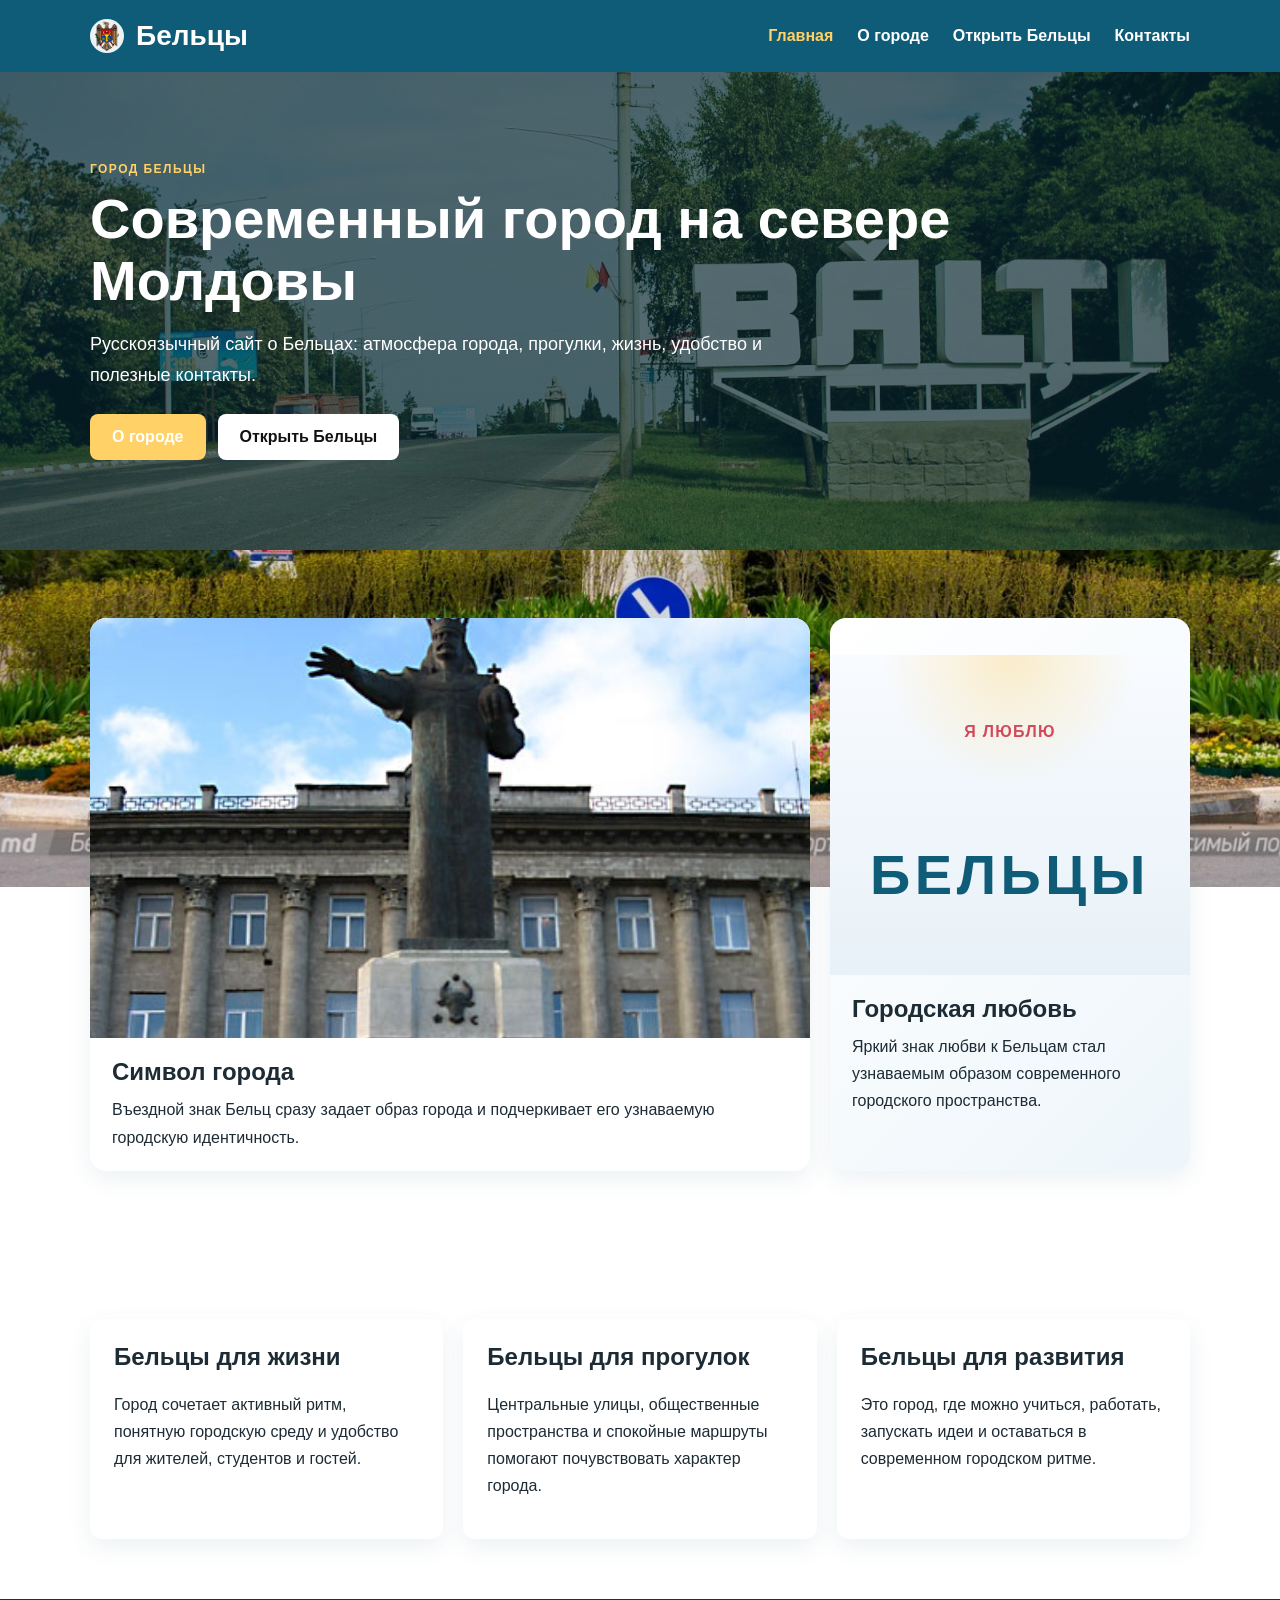
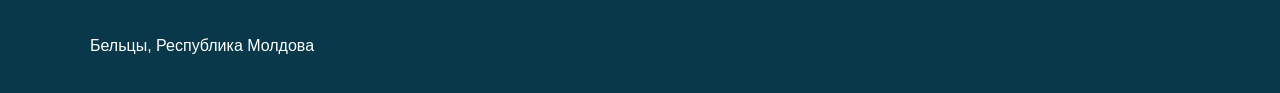
<file: index.html>
﻿<!DOCTYPE html>
<html lang="ru">
<head>
  <meta charset="UTF-8">
  <meta name="viewport" content="width=device-width, initial-scale=1.0">
  <title>Бельцы | Главная</title>
  <link rel="icon" type="image/png" href="images/Coat_of_arms_of_Moldova.svg.png">
  <link rel="stylesheet" href="css/styles.css">
</head>
<body data-page="home">
  <header class="site-header">
    <div class="container nav-wrap">
      <a class="logo" href="index.html">
        <img src="images/Coat_of_arms_of_Moldova.svg.png" alt="Герб Молдовы">
        <span>Бельцы</span>
      </a>
      <button class="menu-toggle" type="button" aria-expanded="false" aria-controls="site-nav">
        <span></span>
        <span></span>
        <span></span>
      </button>
      <nav class="site-nav" id="site-nav">
        <a href="index.html" data-link="home">Главная</a>
        <a href="pages/about.html" data-link="about">О городе</a>
        <a href="pages/explore.html" data-link="explore">Открыть Бельцы</a>
        <a href="pages/contacts.html" data-link="contacts">Контакты</a>
      </nav>
    </div>
  </header>

  <main>
    <section class="hero">
      <div class="container">
        <p class="eyebrow">Город Бельцы</p>
        <h1>Современный город на севере Молдовы</h1>
        <p class="lead">Русскоязычный сайт о Бельцах: атмосфера города, прогулки, жизнь, удобство и полезные контакты.</p>
        <div class="actions">
          <a class="button button-primary" href="pages/about.html">О городе</a>
          <a class="button button-secondary" href="pages/explore.html">Открыть Бельцы</a>
        </div>
      </div>
    </section>

    <section class="section section-gallery">
      <div class="container">
        <div class="gallery gallery-home">
          <article class="photo-card photo-card-large">
            <img src="images/balti3.jpg" alt="Въездной знак Бельцы">
            <div class="photo-caption">
              <h2>Символ города</h2>
              <p>Въездной знак Бельц сразу задает образ города и подчеркивает его узнаваемую городскую идентичность.</p>
            </div>
          </article>
          <article class="photo-card photo-card-sign">
            <div class="balti-sign">
              <span>Я люблю</span>
              <strong>БЕЛЬЦЫ</strong>
            </div>
            <div class="photo-caption">
              <h2>Городская любовь</h2>
              <p>Яркий знак любви к Бельцам стал узнаваемым образом современного городского пространства.</p>
            </div>
          </article>
        </div>
      </div>
    </section>

    <section class="section">
      <div class="container grid">
        <article class="card">
          <h2>Бельцы для жизни</h2>
          <p>Город сочетает активный ритм, понятную городскую среду и удобство для жителей, студентов и гостей.</p>
        </article>
        <article class="card">
          <h2>Бельцы для прогулок</h2>
          <p>Центральные улицы, общественные пространства и спокойные маршруты помогают почувствовать характер города.</p>
        </article>
        <article class="card">
          <h2>Бельцы для развития</h2>
          <p>Это город, где можно учиться, работать, запускать идеи и оставаться в современном городском ритме.</p>
        </article>
      </div>
    </section>
  </main>

  <footer class="site-footer">
    <div class="container">
      <p>Бельцы, Республика Молдова</p>
    </div>
  </footer>

  <script src="js/script.js"></script>
</body>
</html>
</file>
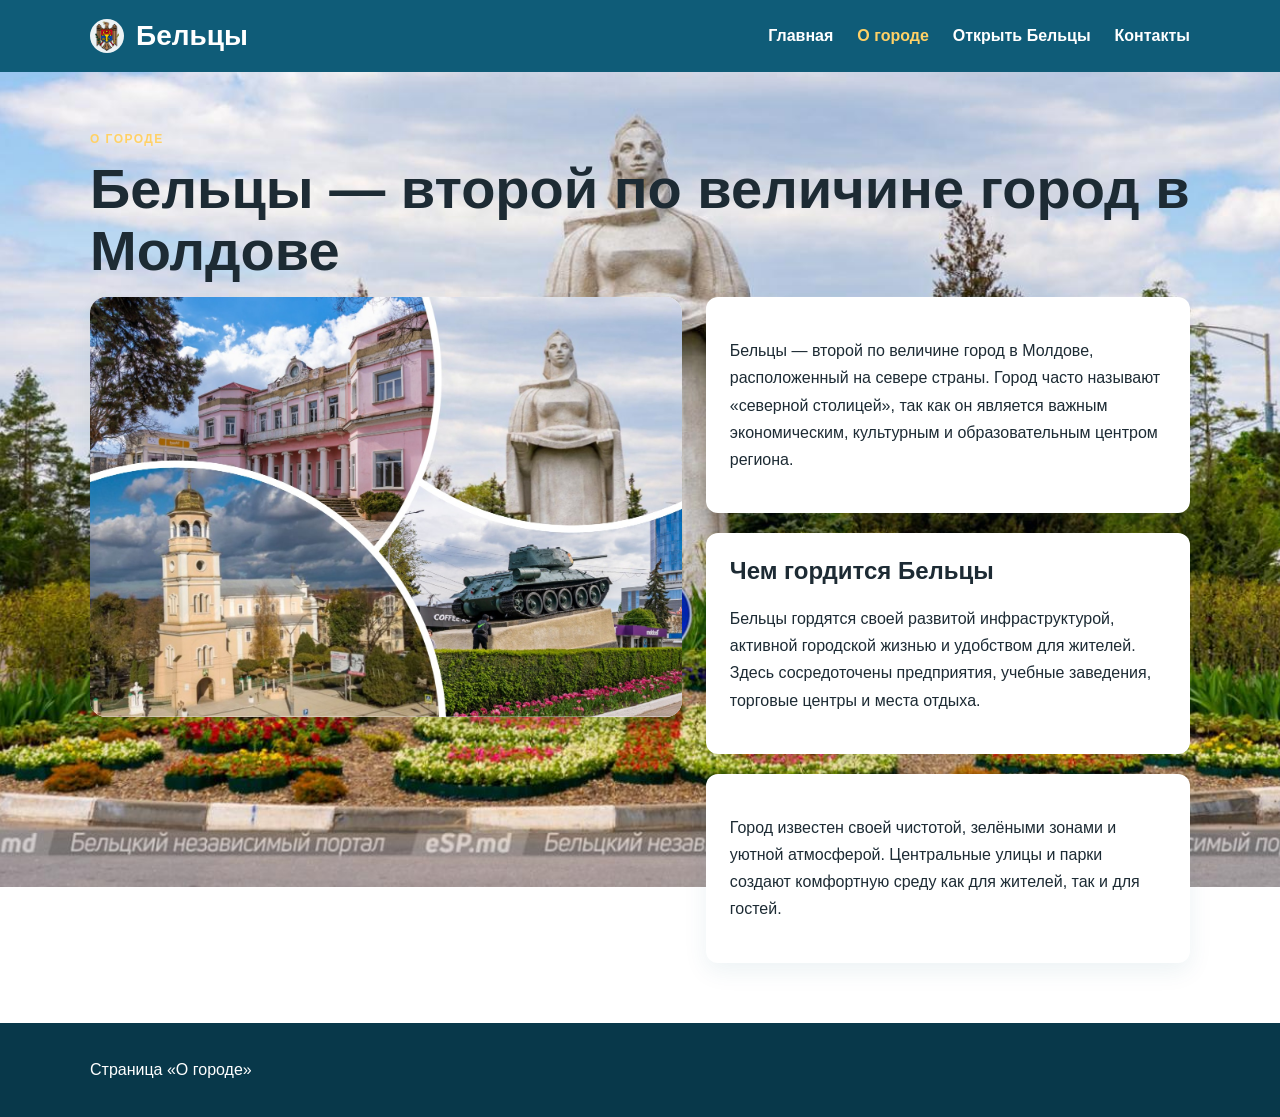
<file: pages/about.html>
﻿<!DOCTYPE html>
<html lang="ru">
<head>
  <meta charset="UTF-8">
  <meta name="viewport" content="width=device-width, initial-scale=1.0">
  <title>Бельцы | О городе</title>
  <link rel="icon" type="image/png" href="../images/Coat_of_arms_of_Moldova.svg.png">
  <link rel="stylesheet" href="../css/styles.css">
</head>
<body data-page="about">
  <header class="site-header">
    <div class="container nav-wrap">
      <a class="logo" href="../index.html">
        <img src="../images/Coat_of_arms_of_Moldova.svg.png" alt="Герб Молдовы">
        <span>Бельцы</span>
      </a>
      <button class="menu-toggle" type="button" aria-expanded="false" aria-controls="site-nav">
        <span></span>
        <span></span>
        <span></span>
      </button>
      <nav class="site-nav" id="site-nav">
        <a href="../index.html" data-link="home">Главная</a>
        <a href="about.html" data-link="about">О городе</a>
        <a href="explore.html" data-link="explore">Открыть Бельцы</a>
        <a href="contacts.html" data-link="contacts">Контакты</a>
      </nav>
    </div>
  </header>

  <main class="page-main">
    <section class="section">
      <div class="container">
        <p class="eyebrow">О городе</p>
        <h1 class="page-title">Бельцы — второй по величине город в Молдове</h1>
        <div class="about-layout">
          <article class="photo-card photo-card-large">
            <img src="../images/simvoly_belc.jpeg" alt="Фото Бельц">
          </article>
          <div class="stack">
            <div class="card">
              <p>Бельцы — второй по величине город в Молдове, расположенный на севере страны. Город часто называют «северной столицей», так как он является важным экономическим, культурным и образовательным центром региона.</p>
            </div>
            <div class="card">
              <h2>Чем гордится Бельцы</h2>
              <p>Бельцы гордятся своей развитой инфраструктурой, активной городской жизнью и удобством для жителей. Здесь сосредоточены предприятия, учебные заведения, торговые центры и места отдыха.</p>
            </div>
            <div class="card">
              <p>Город известен своей чистотой, зелёными зонами и уютной атмосферой. Центральные улицы и парки создают комфортную среду как для жителей, так и для гостей.</p>
            </div>
          </div>
        </div>
      </div>
    </section>
  </main>

  <footer class="site-footer">
    <div class="container">
      <p>Страница «О городе»</p>
    </div>
  </footer>

  <script src="../js/script.js"></script>
</body>
</html>
</file>
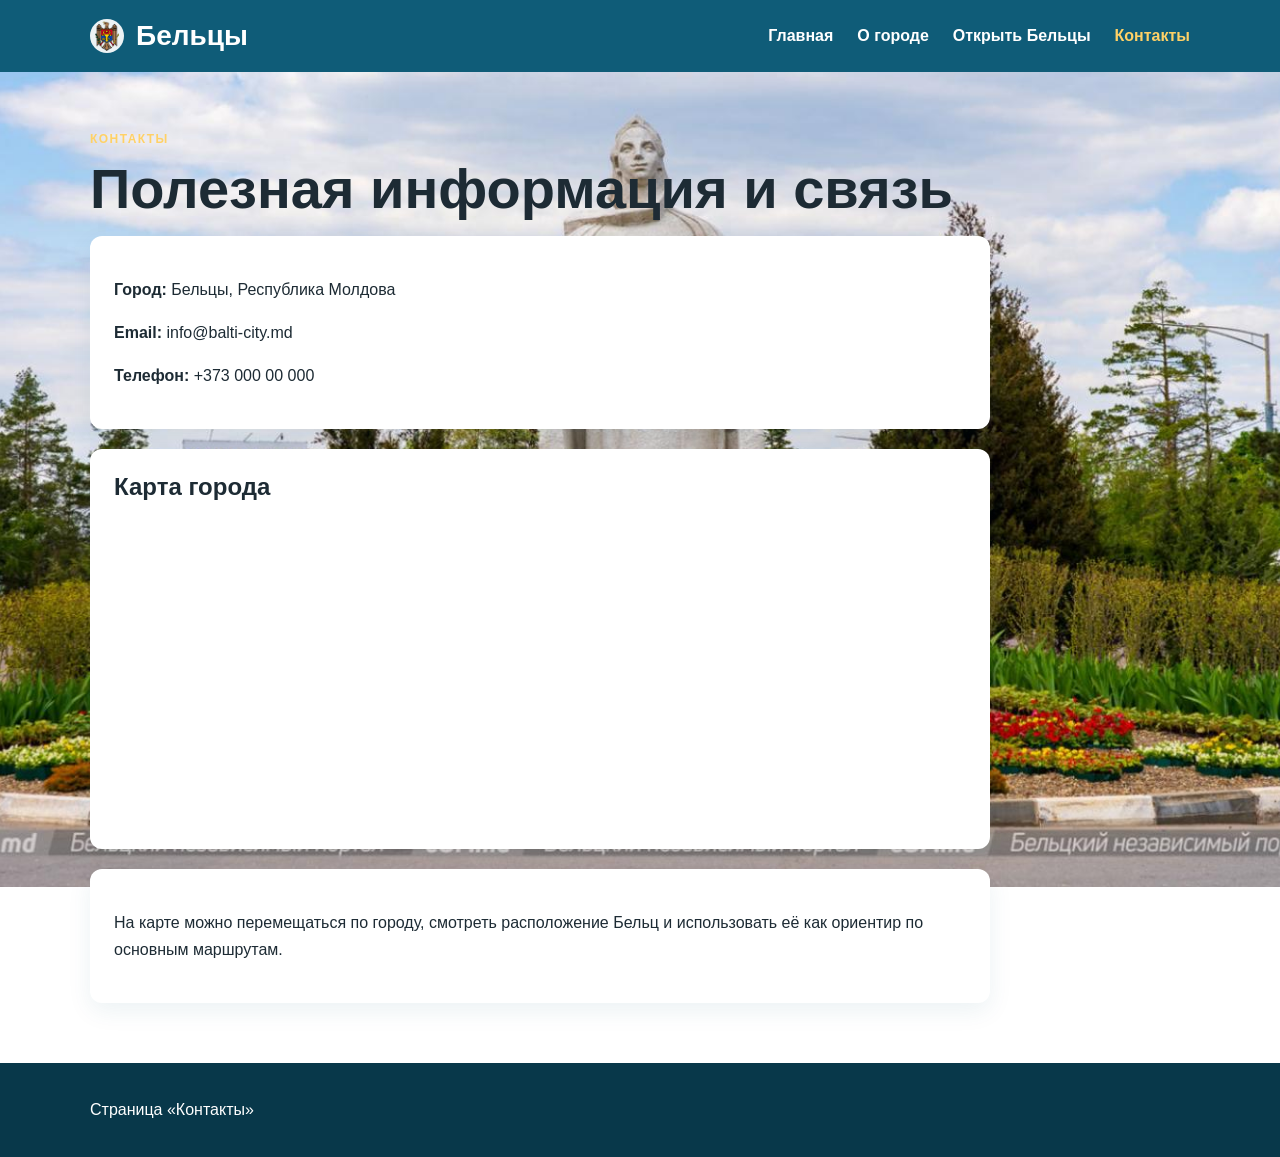
<file: pages/contacts.html>
﻿<!DOCTYPE html>
<html lang="ru">
<head>
  <meta charset="UTF-8">
  <meta name="viewport" content="width=device-width, initial-scale=1.0">
  <title>Бельцы | Контакты</title>
  <link rel="icon" type="image/png" href="../images/Coat_of_arms_of_Moldova.svg.png">
  <link rel="stylesheet" href="../css/styles.css">
</head>
<body data-page="contacts">
  <header class="site-header">
    <div class="container nav-wrap">
      <a class="logo" href="../index.html">
        <img src="../images/Coat_of_arms_of_Moldova.svg.png" alt="Герб Молдовы">
        <span>Бельцы</span>
      </a>
      <button class="menu-toggle" type="button" aria-expanded="false" aria-controls="site-nav">
        <span></span>
        <span></span>
        <span></span>
      </button>
      <nav class="site-nav" id="site-nav">
        <a href="../index.html" data-link="home">Главная</a>
        <a href="about.html" data-link="about">О городе</a>
        <a href="explore.html" data-link="explore">Открыть Бельцы</a>
        <a href="contacts.html" data-link="contacts">Контакты</a>
      </nav>
    </div>
  </header>

  <main class="page-main">
    <section class="section">
      <div class="container">
        <p class="eyebrow">Контакты</p>
        <h1 class="page-title">Полезная информация и связь</h1>
        <div class="stack contacts-stack">
          <div class="card">
            <p><strong>Город:</strong> Бельцы, Республика Молдова</p>
            <p><strong>Email:</strong> info@balti-city.md</p>
            <p><strong>Телефон:</strong> +373 000 00 000</p>
          </div>
          <div class="card">
            <h2>Карта города</h2>
            <iframe
              src="https://www.google.com/maps?q=Balti&output=embed"
              width="100%"
              height="300"
              style="border:0; border-radius:10px;"
              loading="lazy"
              referrerpolicy="no-referrer-when-downgrade">
            </iframe>
          </div>
          <div class="card">
            <p>На карте можно перемещаться по городу, смотреть расположение Бельц и использовать её как ориентир по основным маршрутам.</p>
          </div>
        </div>
      </div>
    </section>
  </main>

  <footer class="site-footer">
    <div class="container">
      <p>Страница «Контакты»</p>
    </div>
  </footer>

  <script src="../js/script.js"></script>
</body>
</html>
</file>
<file: css/styles.css>
* {
  box-sizing: border-box;
}

body {
  margin: 0;
  font-family: Arial, sans-serif;
  color: #1d2b34;
  background: url("../images/2023_05_12_dsc09315_result.jpeg") center top / 110% auto fixed no-repeat;
}

a {
  color: inherit;
  text-decoration: none;
}

.container {
  width: min(1100px, calc(100% - 32px));
  margin: 0 auto;
}

.site-header {
  background: #0f5c78;
}

.nav-wrap {
  display: flex;
  align-items: center;
  justify-content: space-between;
  min-height: 72px;
  gap: 20px;
}

.logo {
  display: inline-flex;
  align-items: center;
  gap: 12px;
  color: #fff;
  font-size: 28px;
  font-weight: 700;
}

.logo img {
  width: 34px;
  height: 34px;
  object-fit: contain;
  border-radius: 50%;
  background: rgba(255, 255, 255, 0.92);
  padding: 2px;
}

.site-nav {
  display: flex;
  gap: 24px;
}

.site-nav a {
  color: #fff;
  font-weight: 600;
}

.site-nav a.is-active {
  color: #ffd166;
}

.menu-toggle {
  display: none;
  border: 0;
  background: transparent;
  cursor: pointer;
}

.menu-toggle span {
  display: block;
  width: 24px;
  height: 3px;
  margin: 4px 0;
  background: #fff;
}

.hero {
  padding: 90px 0;
  color: #fff;
  background:
    linear-gradient(rgba(5, 37, 48, 0.68), rgba(5, 37, 48, 0.68)),
    url("../images/baltiiiii.png") center/cover no-repeat;
}

.eyebrow {
  margin: 0 0 12px;
  color: #ffd166;
  text-transform: uppercase;
  letter-spacing: 0.12em;
  font-weight: 700;
  font-size: 12px;
}

h1,
.page-title {
  margin: 0 0 16px;
  font-size: clamp(32px, 6vw, 56px);
  line-height: 1.1;
}

.lead {
  max-width: 700px;
  line-height: 1.7;
  font-size: 18px;
}

.actions {
  display: flex;
  flex-wrap: wrap;
  gap: 12px;
  margin-top: 24px;
}

.button {
  display: inline-block;
  padding: 14px 22px;
  border-radius: 8px;
  font-weight: 700;
}

.button-primary {
  background: #ffd166;
}

.button-secondary {
  background: #fff;
  color: #111;
}

.section {
  padding: 60px 0;
}

.section-gallery {
  margin-top: 28px;
  padding-top: 40px;
}

.page-main {
  min-height: calc(100vh - 144px);
}

.about-layout {
  display: grid;
  grid-template-columns: 1.1fr 0.9fr;
  gap: 24px;
  align-items: start;
}

.grid {
  display: grid;
  grid-template-columns: repeat(3, minmax(0, 1fr));
  gap: 20px;
}

.stack {
  display: grid;
  gap: 20px;
}

.contacts-stack {
  max-width: 900px;
}

.card {
  padding: 24px;
  border-radius: 12px;
  background: #fff;
  box-shadow: 0 8px 24px rgba(15, 92, 120, 0.08);
}

.card h2 {
  margin-top: 0;
}

.card p {
  line-height: 1.7;
}

.gallery {
  display: grid;
  gap: 20px;
  margin-bottom: 28px;
}

.gallery-home {
  grid-template-columns: 2fr 1fr;
}

.gallery-explore {
  grid-template-columns: 1fr;
}

.photo-card {
  overflow: hidden;
  border-radius: 16px;
  background: #fff;
  box-shadow: 0 8px 24px rgba(15, 92, 120, 0.08);
}

.photo-card img {
  display: block;
  width: 100%;
  height: 320px;
  object-fit: cover;
}

.photo-card-large img {
  height: 420px;
}

.photo-caption {
  padding: 20px 22px;
}

.photo-caption h2 {
  margin: 0 0 10px;
}

.photo-caption p {
  margin: 0;
  line-height: 1.7;
}

.photo-card-sign {
  display: flex;
  flex-direction: column;
  justify-content: center;
  min-height: 100%;
  background: linear-gradient(135deg, #ffffff, #eef6fb);
}

.balti-sign {
  display: grid;
  place-items: center;
  min-height: 320px;
  padding: 24px;
  text-align: center;
  background:
    radial-gradient(circle at top, rgba(255, 209, 102, 0.35), transparent 35%),
    linear-gradient(180deg, #f8fbff 0%, #e8f1f8 100%);
}

.balti-sign span {
  display: block;
  margin-bottom: 12px;
  color: #d1495b;
  font-size: 16px;
  font-weight: 700;
  text-transform: uppercase;
  letter-spacing: 0.08em;
}

.balti-sign strong {
  display: inline-block;
  color: #0f5c78;
  font-size: clamp(28px, 6vw, 56px);
  font-weight: 800;
  letter-spacing: 0.08em;
}

.site-footer {
  padding: 22px 0;
  color: #fff;
  background: #08384a;
}

@media (max-width: 820px) {
  .grid {
    grid-template-columns: 1fr;
  }

  .about-layout {
    grid-template-columns: 1fr;
  }

  .gallery-home {
    grid-template-columns: 1fr;
  }

  .menu-toggle {
    display: block;
  }

  .site-nav {
    display: none;
    position: absolute;
    top: 72px;
    right: 16px;
    left: 16px;
    flex-direction: column;
    padding: 16px;
    background: #0f5c78;
  }

  .site-nav.is-open {
    display: flex;
  }
}
</file>
